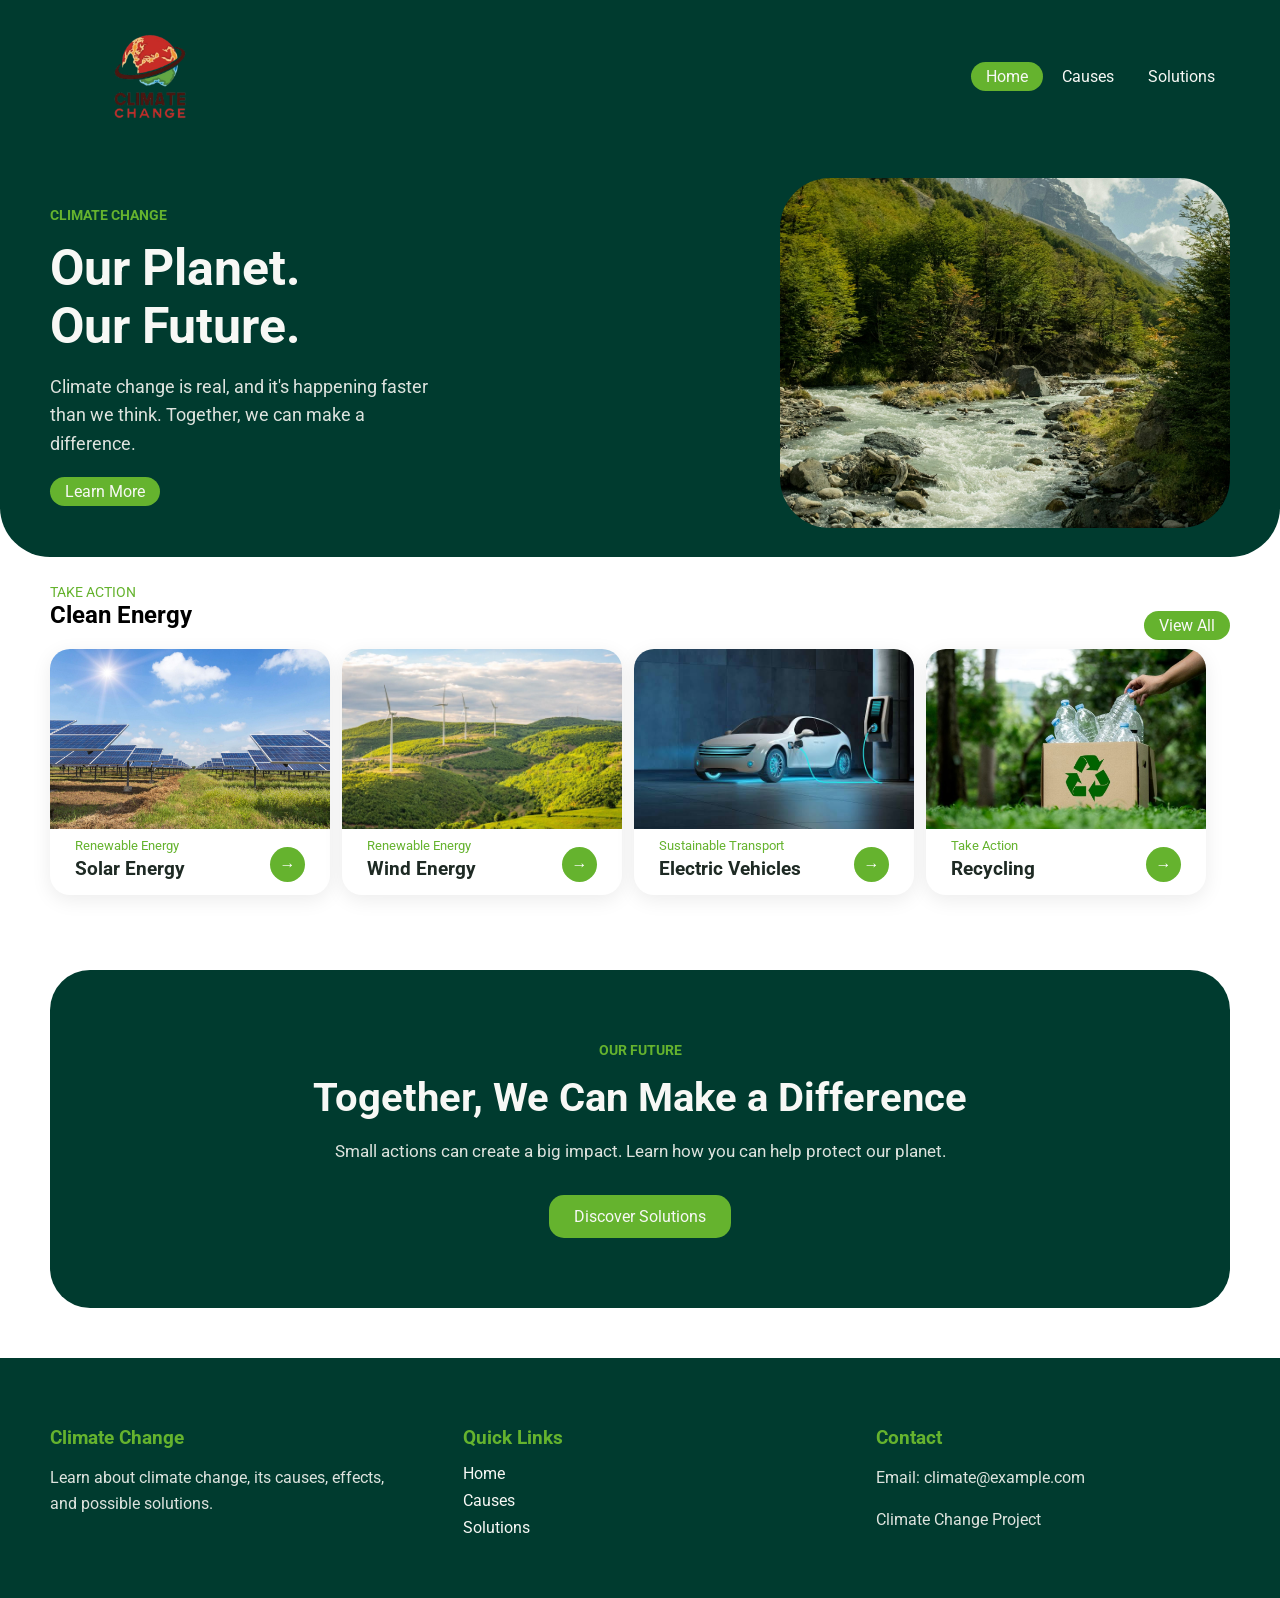
<file: index.html>
<!DOCTYPE html>
<html lang="en">

<head>
    <meta charset="UTF-8">
    <meta name="viewport" content="width=device-width, initial-scale=1.0">

    <link rel="preconnect" href="https://fonts.googleapis.com">
    <link rel="preconnect" href="https://fonts.gstatic.com" crossorigin>

    <link
        href="https://fonts.googleapis.com/css2?family=Roboto:wght@300;400;700;900&display=swap"
        rel="stylesheet"
    >

    <link rel="stylesheet" href="style.css">
<script src="script.js"></script>

    <title>Climate Change</title>
</head>

<body>

    <!-- HEADER -->
    <header class="header">

        <img
            class="logo"
            src="images/logo.png"
            alt="Climate Change Logo"
        >

        <nav class="header-links">
            <a href="index.html" >Home</a>
            <a href="causes.html">Causes</a>
            <a href="solutions.html">Solutions</a>
        </nav>

    </header>


    <!-- HERO -->
    <section class="landing-page">

        <div class="landing-page-left-section">

            <span>CLIMATE CHANGE</span>

            <h1>
                Our Planet.<br>
                Our Future.
            </h1>

            <p>
                Climate change is real, and it's happening faster
                than we think. Together, we can make a difference.
            </p>

            <a href="solutions.html" class="btn">
                Learn More
            </a>

        </div>


        <div class="landing-page-image-container">

            <img
                src="images/hero.jpg"
                alt="Natural landscape representing our planet"
            >

        </div>

    </section>


    <!-- CLEAN ENERGY -->
    <section class="trending-container">

        <span>TAKE ACTION</span>

        <div class="trending-header">

            <h2>Clean Energy</h2>

            <a href="solutions.html" class="btn">
                View All
            </a>

        </div>


        <div class="trending-cards">

            <!-- CARD 1 -->
            <div class="card">

                <img
                    class="thumb"
                    src="images/solar-panels.jpg"
                    alt="Solar panels"
                >

                <div class="card-info">

                    <div class="card-name">
                        <p>Renewable Energy</p>
                        <h3>Solar Energy</h3>
                    </div>

                    <a href="solutions.html" class="card-button">
                        →
                    </a>

                </div>

            </div>


            <!-- CARD 2 -->
            <div class="card">

                <img
                    class="thumb"
                    src="images/wind-energy.jpg"
                    alt="Wind turbines"
                >

                <div class="card-info">

                    <div class="card-name">
                        <p>Renewable Energy</p>
                        <h3>Wind Energy</h3>
                    </div>

                    <a href="solutions.html" class="card-button">
                        →
                    </a>

                </div>

            </div>


            <!-- CARD 3 -->
            <div class="card">

                <img
                    class="thumb"
                    src="images/electric-car.jpg"
                    alt="Electric car"
                >

                <div class="card-info">

                    <div class="card-name">
                        <p>Sustainable Transport</p>
                        <h3>Electric Vehicles</h3>
                    </div>

                    <a href="solutions.html" class="card-button">
                        →
                    </a>

                </div>

            </div>


            <!-- CARD 4 -->
            <div class="card">

                <img
                    class="thumb"
                    src="images/recycling.jpg"
                    alt="Recycling"
                >

                <div class="card-info">

                    <div class="card-name">
                        <p>Take Action</p>
                        <h3>Recycling</h3>
                    </div>

                    <a href="solutions.html" class="card-button">
                        →
                    </a>

                </div>

            </div>

        </div>

    </section>


    <!-- CTA -->
    <section class="cta">

        <div class="cta-content">

            <span>OUR FUTURE</span>

            <h2>
                Together, We Can Make a Difference
            </h2>

            <p>
                Small actions can create a big impact.
                Learn how you can help protect our planet.
            </p>

            <a href="solutions.html" class="btn">
                Discover Solutions
            </a>

        </div>

    </section>


    <!-- FOOTER -->
    <footer class="footer">

        <div class="footer-section">

            <h3>Climate Change</h3>

            <p>
                Learn about climate change, its causes,
                effects, and possible solutions.
            </p>

        </div>


        <div class="footer-section">

            <h3>Quick Links</h3>

            <a href="index.html">Home</a>
            <a href="causes.html">Causes</a>
            <a href="solutions.html">Solutions</a>

        </div>


        <div class="footer-section">

            <h3>Contact</h3>

            <p>Email: climate@example.com</p>
            <p>Climate Change Project</p>

        </div>

    </footer>

</body>

</html>
</file>
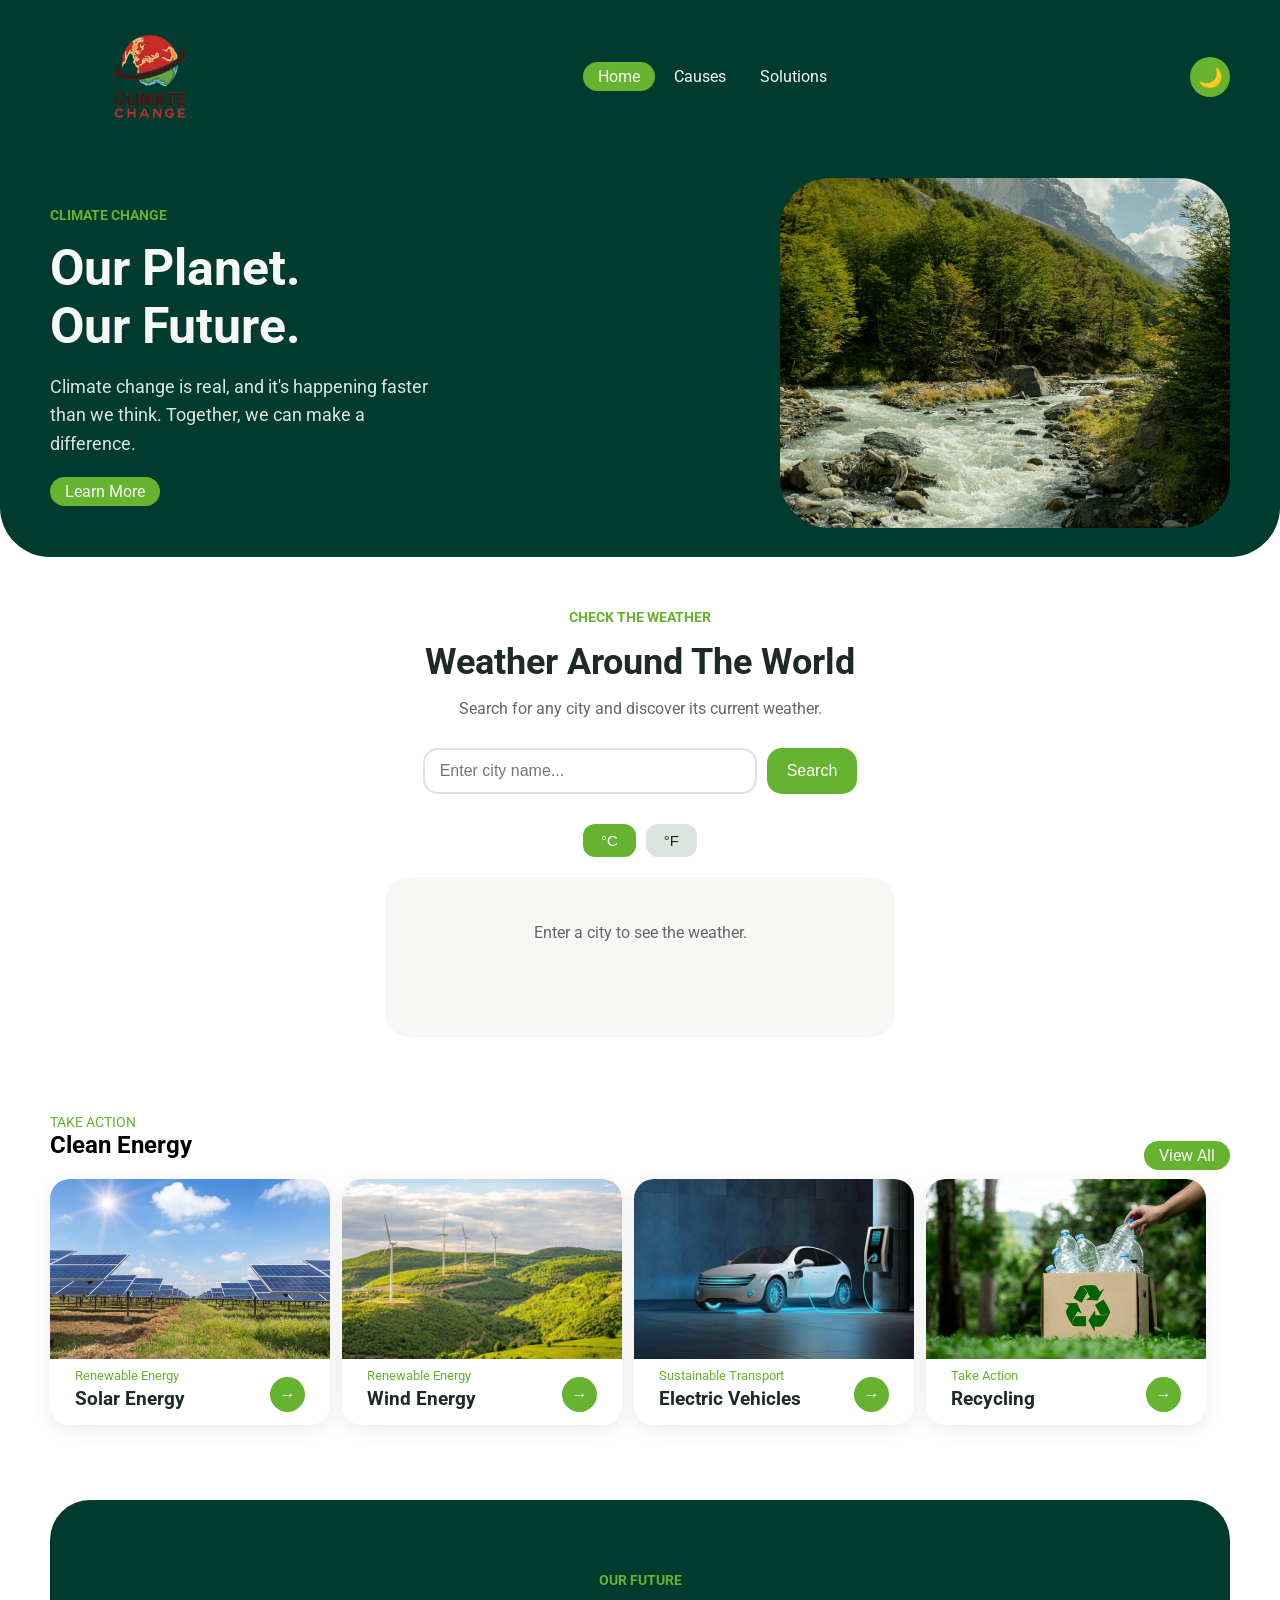
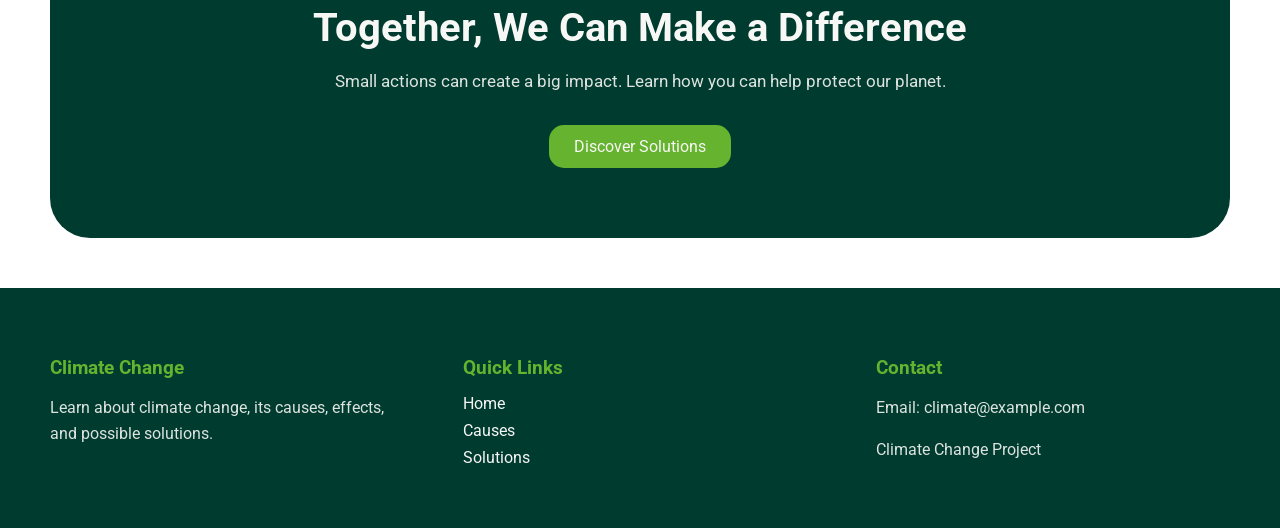
<file: Climate change/html-main/index.html>
<!DOCTYPE html>
<html lang="en">

<head>
    <meta charset="UTF-8">
    <meta name="viewport" content="width=device-width, initial-scale=1.0">

    <link rel="preconnect" href="https://fonts.googleapis.com">
    <link rel="preconnect" href="https://fonts.gstatic.com" crossorigin>

    <link
        href="https://fonts.googleapis.com/css2?family=Roboto:wght@300;400;700;900&display=swap"
        rel="stylesheet"
    >

    <link rel="stylesheet" href="style.css">
<script src="script.js" defer></script>

    <title>Climate Change</title>
</head>

<body>

    <!-- HEADER -->
    <header class="header">

        <img
            class="logo"
            src="images/logo.png"
            alt="Climate Change Logo"
        >

        <nav class="header-links">
            <a href="index.html" >Home</a>
            <a href="causes.html">Causes</a>
            <a href="solutions.html">Solutions</a>
        </nav>

         <button id="themeButton" class="theme-button">
        🌙
    </button>

    </header>


    <!-- HERO -->
    <section class="landing-page">

        <div class="landing-page-left-section">

            <span>CLIMATE CHANGE</span>

            <h1>
                Our Planet.<br>
                Our Future.
            </h1>

            <p>
                Climate change is real, and it's happening faster
                than we think. Together, we can make a difference.
            </p>

            <a href="solutions.html" class="btn">
                Learn More
            </a>

        </div>


        <div class="landing-page-image-container">

            <img
                src="images/hero.jpg"
                alt="Natural landscape representing our planet"
            >

        </div>

    </section>

<!-- WEATHER -->

<section class="weather-section">

    <span>CHECK THE WEATHER</span>

    <h2>Weather Around The World</h2>

    <p>
        Search for any city and discover its current weather.
    </p>

    <div class="weather-search">

        <input
            type="text"
            id="cityInput"
            placeholder="Enter city name..."
        >

        <button type="button" id="searchButton">
            Search
        </button>

    </div>

    <div class="temperature-buttons">

        <button id="celsiusButton" class="unit-button active-unit">
            °C
        </button>

        <button id="fahrenheitButton" class="unit-button">
            °F
        </button>

    </div>

    <div id="weatherResult" class="weather-result">

        <p class="weather-message">
            Enter a city to see the weather.
        </p>

    </div>

</section>

    <!-- CLEAN ENERGY -->
    <section class="trending-container">

        <span>TAKE ACTION</span>

        <div class="trending-header">

            <h2>Clean Energy</h2>

            <a href="solutions.html" class="btn">
                View All
            </a>

        </div>


        <div class="trending-cards">

            <!-- CARD 1 -->
            <div class="card">

                <img
                    class="thumb"
                    src="images/solar-panels.jpg"
                    alt="Solar panels"
                >

                <div class="card-info">

                    <div class="card-name">
                        <p>Renewable Energy</p>
                        <h3>Solar Energy</h3>
                    </div>

                    <a href="solutions.html" class="card-button">
                        →
                    </a>

                </div>

            </div>


            <!-- CARD 2 -->
            <div class="card">

                <img
                    class="thumb"
                    src="images/wind-energy.jpg"
                    alt="Wind turbines"
                >

                <div class="card-info">

                    <div class="card-name">
                        <p>Renewable Energy</p>
                        <h3>Wind Energy</h3>
                    </div>

                    <a href="solutions.html" class="card-button">
                        →
                    </a>

                </div>

            </div>


            <!-- CARD 3 -->
            <div class="card">

                <img
                    class="thumb"
                    src="images/electric-car.jpg"
                    alt="Electric car"
                >

                <div class="card-info">

                    <div class="card-name">
                        <p>Sustainable Transport</p>
                        <h3>Electric Vehicles</h3>
                    </div>

                    <a href="solutions.html" class="card-button">
                        →
                    </a>

                </div>

            </div>


            <!-- CARD 4 -->
            <div class="card">

                <img
                    class="thumb"
                    src="images/recycling.jpg"
                    alt="Recycling"
                >

                <div class="card-info">

                    <div class="card-name">
                        <p>Take Action</p>
                        <h3>Recycling</h3>
                    </div>

                    <a href="solutions.html" class="card-button">
                        →
                    </a>

                </div>

            </div>

        </div>

    </section>


    <!-- CTA -->
    <section class="cta">

        <div class="cta-content">

            <span>OUR FUTURE</span>

            <h2>
                Together, We Can Make a Difference
            </h2>

            <p>
                Small actions can create a big impact.
                Learn how you can help protect our planet.
            </p>

            <a href="solutions.html" class="btn">
                Discover Solutions
            </a>

        </div>

    </section>


    <!-- FOOTER -->
    <footer class="footer">

        <div class="footer-section">

            <h3>Climate Change</h3>

            <p>
                Learn about climate change, its causes,
                effects, and possible solutions.
            </p>

        </div>


        <div class="footer-section">

            <h3>Quick Links</h3>

            <a href="index.html">Home</a>
            <a href="causes.html">Causes</a>
            <a href="solutions.html">Solutions</a>

        </div>


        <div class="footer-section">

            <h3>Contact</h3>

            <p>Email: climate@example.com</p>
            <p>Climate Change Project</p>

        </div>

    </footer>

</body>

</html>
</file>
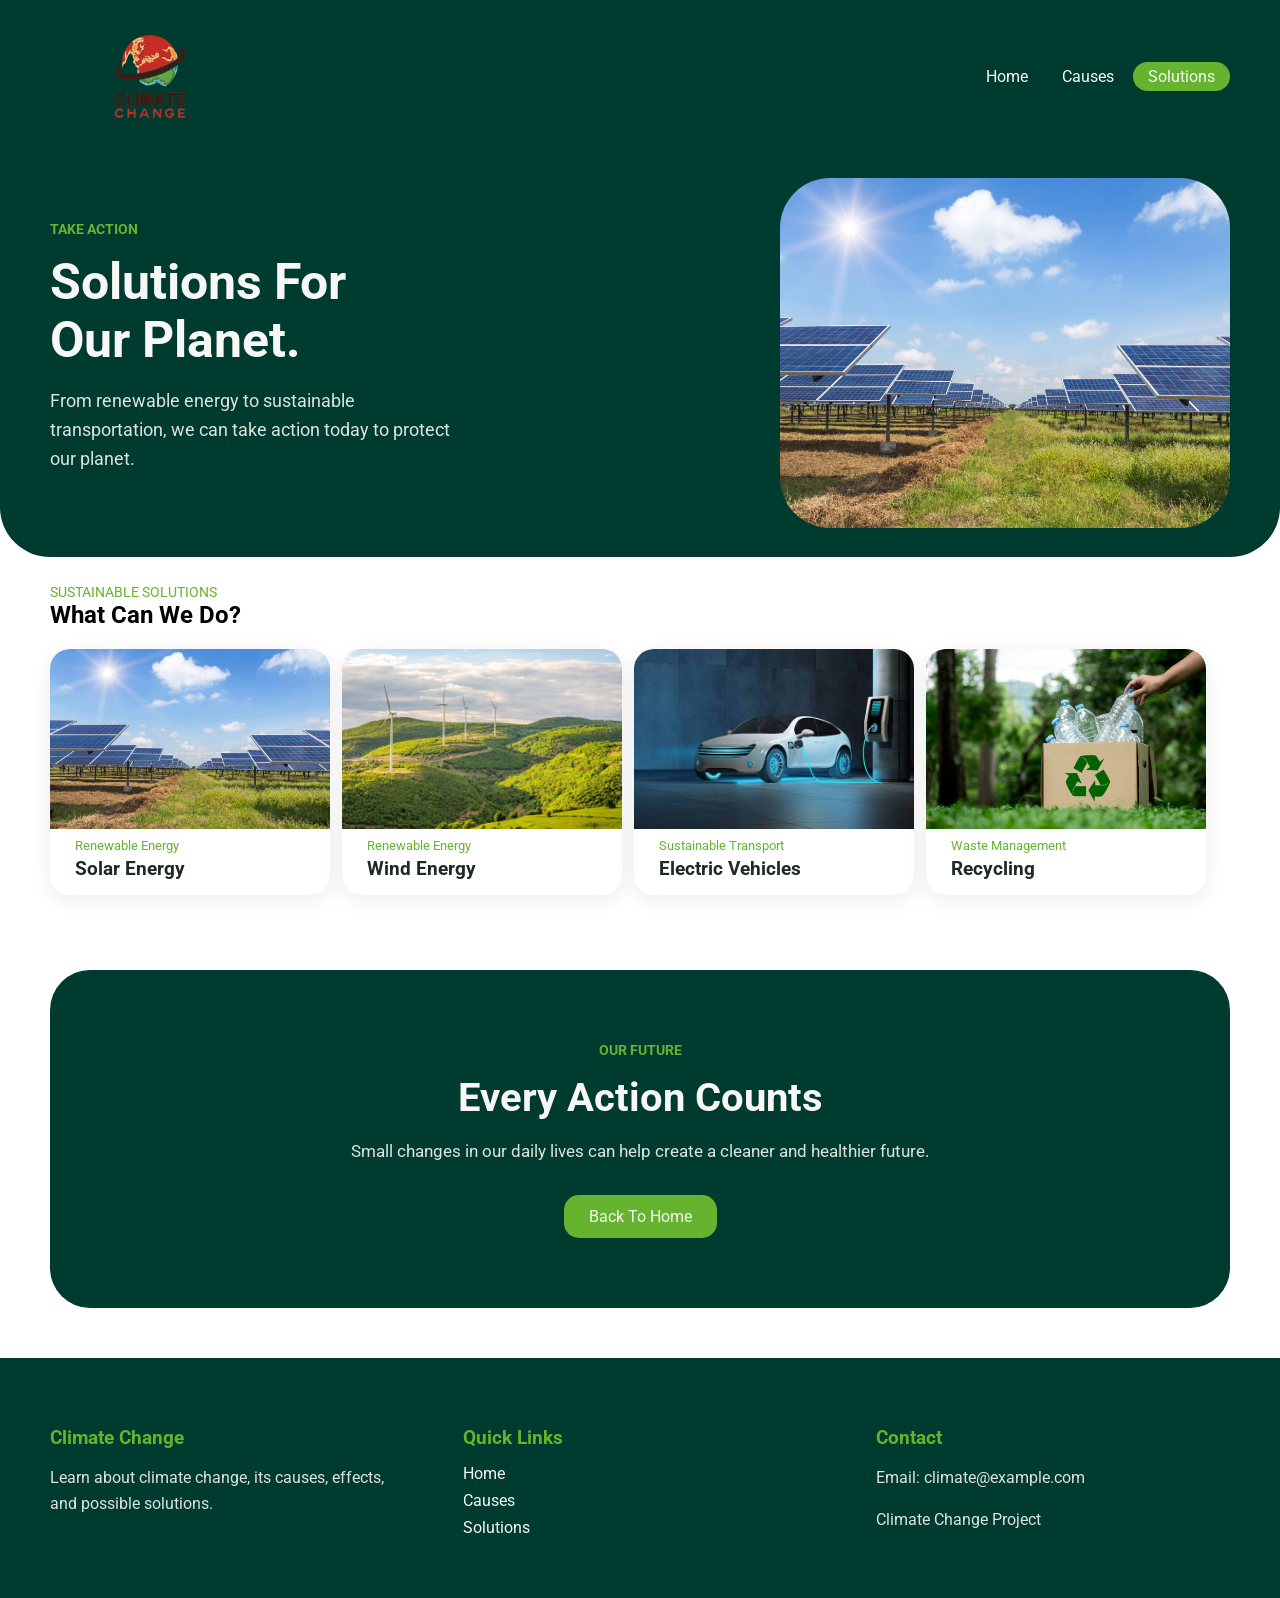
<file: solutions.html>
<!DOCTYPE html>
<html lang="en">

<head>
    <meta charset="UTF-8">
    <meta name="viewport" content="width=device-width, initial-scale=1.0">

    <link rel="preconnect" href="https://fonts.googleapis.com">
    <link rel="preconnect" href="https://fonts.gstatic.com" crossorigin>

    <link
        href="https://fonts.googleapis.com/css2?family=Roboto:wght@300;400;700;900&display=swap"
        rel="stylesheet"
    >

    <link rel="stylesheet" href="style.css">
<script src="script.js"></script>

    <title>Solutions - Climate Change</title>
</head>

<body>

    <!-- HEADER -->

    <header class="header">

        <img
            class="logo"
            src="images/logo.png"
            alt="Climate Change Logo"
        >

        <nav class="header-links">
            <a href="index.html">Home</a>
            <a href="causes.html">Causes</a>
            <a href="solutions.html" >Solutions</a>
        </nav>

    </header>


    <!-- HERO -->

    <section class="landing-page">

        <div class="landing-page-left-section">

            <span>TAKE ACTION</span>

            <h1>
                Solutions For<br>
                Our Planet.
            </h1>

            <p>
                From renewable energy to sustainable
                transportation, we can take action today
                to protect our planet.
            </p>

        </div>


        <div class="landing-page-image-container">

            <img
                src="images/solar-panels.jpg"
                alt="Solar panels"
            >

        </div>

    </section>


    <!-- SOLUTIONS -->

    <section class="trending-container">

        <span>SUSTAINABLE SOLUTIONS</span>

        <div class="trending-header">

            <h2>What Can We Do?</h2>

        </div>


        <div class="trending-cards">

            <!-- CARD 1 -->

            <div class="card">

                <img
                    class="thumb"
                    src="images/solar-panels.jpg"
                    alt="Solar energy"
                >

                <div class="card-info">

                    <div class="card-name">
                        <p>Renewable Energy</p>
                        <h3>Solar Energy</h3>
                    </div>

                </div>

            </div>


            <!-- CARD 2 -->

            <div class="card">

                <img
                    class="thumb"
                    src="images/wind-energy.jpg"
                    alt="Wind energy"
                >

                <div class="card-info">

                    <div class="card-name">
                        <p>Renewable Energy</p>
                        <h3>Wind Energy</h3>
                    </div>

                </div>

            </div>


            <!-- CARD 3 -->

            <div class="card">

                <img
                    class="thumb"
                    src="images/electric-car.jpg"
                    alt="Electric vehicle"
                >

                <div class="card-info">

                    <div class="card-name">
                        <p>Sustainable Transport</p>
                        <h3>Electric Vehicles</h3>
                    </div>

                </div>

            </div>


            <!-- CARD 4 -->

            <div class="card">

                <img
                    class="thumb"
                    src="images/recycling.jpg"
                    alt="Recycling"
                >

                <div class="card-info">

                    <div class="card-name">
                        <p>Waste Management</p>
                        <h3>Recycling</h3>
                    </div>

                </div>

            </div>

        </div>

    </section>


    <!-- CTA -->

    <section class="cta">

        <div class="cta-content">

            <span>OUR FUTURE</span>

            <h2>
                Every Action Counts
            </h2>

            <p>
                Small changes in our daily lives can help
                create a cleaner and healthier future.
            </p>

            <a href="index.html" class="btn">
                Back To Home
            </a>

        </div>

    </section>


    <!-- FOOTER -->

    <footer class="footer">

        <div class="footer-section">

            <h3>Climate Change</h3>

            <p>
                Learn about climate change, its causes,
                effects, and possible solutions.
            </p>

        </div>


        <div class="footer-section">

            <h3>Quick Links</h3>

            <a href="index.html">Home</a>
            <a href="causes.html">Causes</a>
            <a href="solutions.html">Solutions</a>

        </div>


        <div class="footer-section">

            <h3>Contact</h3>

            <p>Email: climate@example.com</p>
            <p>Climate Change Project</p>

        </div>

    </footer>

</body>

</html>
</file>
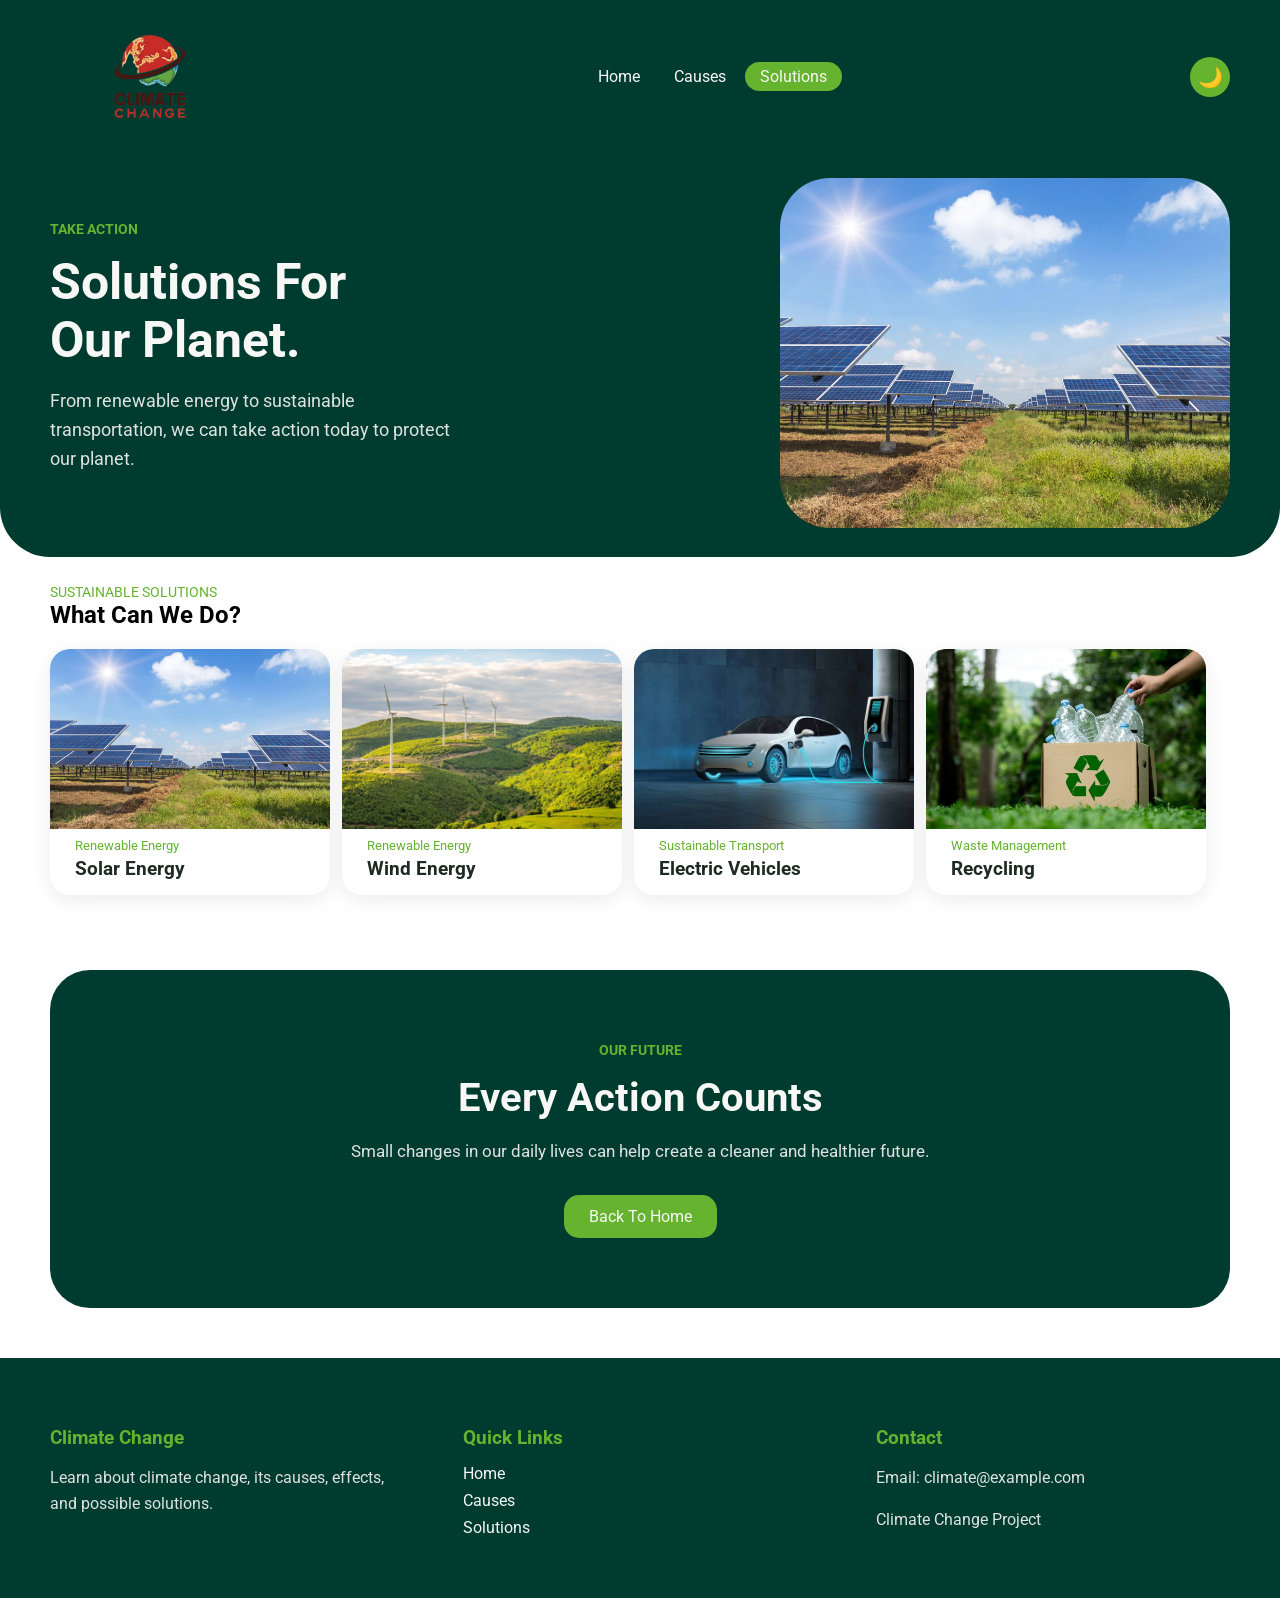
<file: Climate change/html-main/solutions.html>
<!DOCTYPE html>
<html lang="en">

<head>
    <meta charset="UTF-8">
    <meta name="viewport" content="width=device-width, initial-scale=1.0">

    <link rel="preconnect" href="https://fonts.googleapis.com">
    <link rel="preconnect" href="https://fonts.gstatic.com" crossorigin>

    <link
        href="https://fonts.googleapis.com/css2?family=Roboto:wght@300;400;700;900&display=swap"
        rel="stylesheet"
    >

    <link rel="stylesheet" href="style.css">
<script src="script.js"></script>

    <title>Solutions - Climate Change</title>
</head>

<body>

    <!-- HEADER -->

    <header class="header">

        <img
            class="logo"
            src="images/logo.png"
            alt="Climate Change Logo"
        >

        <nav class="header-links">
            <a href="index.html">Home</a>
            <a href="causes.html">Causes</a>
            <a href="solutions.html" >Solutions</a>
        </nav>

        <button id="themeButton" class="theme-button">
        🌙
    </button>
    
    </header>


    <!-- HERO -->

    <section class="landing-page">

        <div class="landing-page-left-section">

            <span>TAKE ACTION</span>

            <h1>
                Solutions For<br>
                Our Planet.
            </h1>

            <p>
                From renewable energy to sustainable
                transportation, we can take action today
                to protect our planet.
            </p>

        </div>


        <div class="landing-page-image-container">

            <img
                src="images/solar-panels.jpg"
                alt="Solar panels"
            >

        </div>

    </section>


    <!-- SOLUTIONS -->

    <section class="trending-container">

        <span>SUSTAINABLE SOLUTIONS</span>

        <div class="trending-header">

            <h2>What Can We Do?</h2>

        </div>


        <div class="trending-cards">

            <!-- CARD 1 -->

            <div class="card">

                <img
                    class="thumb"
                    src="images/solar-panels.jpg"
                    alt="Solar energy"
                >

                <div class="card-info">

                    <div class="card-name">
                        <p>Renewable Energy</p>
                        <h3>Solar Energy</h3>
                    </div>

                </div>

            </div>


            <!-- CARD 2 -->

            <div class="card">

                <img
                    class="thumb"
                    src="images/wind-energy.jpg"
                    alt="Wind energy"
                >

                <div class="card-info">

                    <div class="card-name">
                        <p>Renewable Energy</p>
                        <h3>Wind Energy</h3>
                    </div>

                </div>

            </div>


            <!-- CARD 3 -->

            <div class="card">

                <img
                    class="thumb"
                    src="images/electric-car.jpg"
                    alt="Electric vehicle"
                >

                <div class="card-info">

                    <div class="card-name">
                        <p>Sustainable Transport</p>
                        <h3>Electric Vehicles</h3>
                    </div>

                </div>

            </div>


            <!-- CARD 4 -->

            <div class="card">

                <img
                    class="thumb"
                    src="images/recycling.jpg"
                    alt="Recycling"
                >

                <div class="card-info">

                    <div class="card-name">
                        <p>Waste Management</p>
                        <h3>Recycling</h3>
                    </div>

                </div>

            </div>

        </div>

    </section>


    <!-- CTA -->

    <section class="cta">

        <div class="cta-content">

            <span>OUR FUTURE</span>

            <h2>
                Every Action Counts
            </h2>

            <p>
                Small changes in our daily lives can help
                create a cleaner and healthier future.
            </p>

            <a href="index.html" class="btn">
                Back To Home
            </a>

        </div>

    </section>


    <!-- FOOTER -->

    <footer class="footer">

        <div class="footer-section">

            <h3>Climate Change</h3>

            <p>
                Learn about climate change, its causes,
                effects, and possible solutions.
            </p>

        </div>


        <div class="footer-section">

            <h3>Quick Links</h3>

            <a href="index.html">Home</a>
            <a href="causes.html">Causes</a>
            <a href="solutions.html">Solutions</a>

        </div>


        <div class="footer-section">

            <h3>Contact</h3>

            <p>Email: climate@example.com</p>
            <p>Climate Change Project</p>

        </div>

    </footer>

</body>

</html>
</file>
<file: style.css>
body {
  margin: 0;
  font-family: "Roboto", sans-serif;
}


/* =========================
   HEADER
========================= */

.header {
  background-color: #003B2F;
  display: flex;
  justify-content: space-between;
  align-items: center;
  padding: 10px 50px;
}

.logo {
  width: 200px;
}

.header-links a {
  color: #F7F8F5;
  padding: 5px 15px;
  text-decoration: none;
  border-radius: 15px;
}

.header-links a:hover {
  background-color: #65B32E;
}

.header-links a.active {
  background-color: #65B32E;
}


/* =========================
   BUTTON
========================= */

.btn {
  background-color: #65B32E;
  border-radius: 15px;
  padding: 5px 15px;
  color: #F7F8F5;
  border: none;
  text-decoration: none;
  display: inline-block;
}

.btn:hover {
  background-color: #4F9225;
}


/* =========================
   HERO
========================= */

.landing-page {
  background-color: #003B2F;
  display: flex;
  justify-content: space-between;
  align-items: center;
  padding: 25px 50px;
  color: #F7F8F5;
  border-radius: 0 0 50px 50px;
}

.landing-page-left-section {
  width: 400px;
}

.landing-page-left-section span {
  color: #65B32E;
  text-transform: uppercase;
  font-size: 14px;
  font-weight: 700;
}

.landing-page-left-section h1 {
  font-size: 50px;
  margin: 15px 0;
}

.landing-page-left-section p {
  font-size: 18px;
  line-height: 1.6;
  color: #DDE3DE;
}

.landing-page-image-container img {
  width: 450px;
  height: 350px;
  object-fit: cover;
  border-radius: 50px;
}


/* =========================
   CLEAN ENERGY
========================= */

.trending-container {
  padding: 25px 50px;
}

.trending-container > span {
  color: #65B32E;
  text-transform: uppercase;
  font-size: 14px;
}

.trending-header {
  display: flex;
  justify-content: space-between;
  align-items: center;
}

.trending-header h2 {
  margin-top: 0;
}

.trending-cards {
  display: flex;
  gap: 12px;
}

.card {
  width: 280px;
  background-color: #FFFFFF;
  border-radius: 20px;
  overflow: hidden;
  box-shadow: 0 5px 20px rgba(0, 0, 0, 0.08);
}

.card .thumb {
  width: 100%;
  height: 180px;
  object-fit: cover;
}

.card-info {
  display: flex;
  justify-content: space-between;
  align-items: center;
  padding: 5px 25px;
}

.card-name p {
  color: #65B32E;
  font-size: 13px;
  margin: 0;
}

.card-name h3 {
  margin: 5px 0 10px;
  color: #1E2A24;
}

.card-button {
  text-decoration: none;
  background-color: #65B32E;
  color: white;
  width: 35px;
  height: 35px;
  border-radius: 50%;
  display: flex;
  justify-content: center;
  align-items: center;
}


/* =========================
   CTA
========================= */

.cta {
  margin: 50px;
  padding: 70px 30px;
  background-color: #003B2F;
  border-radius: 40px;
  text-align: center;
  color: #F7F8F5;
}

.cta-content {
  max-width: 700px;
  margin: auto;
}

.cta-content span {
  color: #65B32E;
  font-size: 14px;
  font-weight: 700;
  text-transform: uppercase;
}

.cta-content h2 {
  font-size: 40px;
  margin: 15px 0;
}

.cta-content p {
  color: #DDE3DE;
  font-size: 17px;
  line-height: 1.6;
  margin-bottom: 30px;
}

.cta .btn {
  padding: 12px 25px;
}


/* =========================
   FOOTER
========================= */

.footer {
  background-color: #003B2F;
  color: #F7F8F5;
  padding: 50px;
  display: flex;
  justify-content: space-between;
  gap: 50px;
  margin-top: 50px;
}

.footer-section {
  width: 30%;
}

.footer-section h3 {
  margin-bottom: 15px;
  color: #65B32E;
}

.footer-section p {
  color: #DDE3DE;
  line-height: 1.6;
}

.footer-section a {
  display: block;
  color: #F7F8F5;
  text-decoration: none;
  margin: 8px 0;
}

.footer-section a:hover {
  color: #65B32E;
}


/* =========================
   MOBILE
========================= */

@media (max-width: 768px) {

  /* HEADER */

  .header {
    padding: 10px 20px;
    flex-direction: column;
    gap: 15px;
  }

  .logo {
    width: 150px;
  }

.header-links {
    display: none;
}


  /* HERO */

  .landing-page {
    flex-direction: column;
    padding: 40px 20px;
    text-align: center;
    gap: 30px;
  }

  .landing-page-left-section {
    width: 100%;
  }

  .landing-page-left-section h1 {
    font-size: 40px;
  }

  .landing-page-image-container img {
    width: 100%;
    max-width: 450px;
  }


  /* CLEAN ENERGY */

  .trending-container {
    padding: 25px 20px;
  }

  .trending-cards {
    flex-wrap: wrap;
    justify-content: center;
  }

  .card {
    width: 100%;
    max-width: 350px;
  }


  /* CTA */

  .cta {
    margin: 30px 20px;
    padding: 50px 20px;
  }

  .cta-content h2 {
    font-size: 30px;
  }


  /* FOOTER */

  .footer {
    flex-direction: column;
    padding: 40px 20px;
    gap: 30px;
  }

  .footer-section {
    width: 100%;
  }

}
/* =========================
   MOBILE MENU BUTTON
========================= */

.menu-button {
  display: none;
  background-color: #65B32E;
  color: #F7F8F5;
  border: none;
  border-radius: 10px;
  font-size: 24px;
  padding: 5px 12px;
  cursor: pointer;
}


/* =========================
   BACK TO TOP
========================= */

.back-to-top {
  position: fixed;
  right: 25px;
  bottom: 25px;

  width: 45px;
  height: 45px;

  border: none;
  border-radius: 50%;

  background-color: #65B32E;
  color: #FFFFFF;

  font-size: 22px;
  cursor: pointer;

  display: none;

  z-index: 1000;
}

.back-to-top.show {
  display: block;
}

.back-to-top:hover {
  background-color: #4F9225;
}


/* =========================
   MOBILE
========================= */

@media (max-width: 768px) {

  .header {
    position: relative;
  }

  .menu-button {
    display: block;
  }

  .header-links {
    display: none;
    width: 100%;
    flex-direction: column;
    align-items: center;
    gap: 5px;
  }

  .header-links.show {
    display: flex;
  }

}
</file>
<file: Climate change/html-main/style.css>
body {
  margin: 0;
  font-family: "Roboto", sans-serif;
}


/* =========================
   HEADER
========================= */

.header {
  background-color: #003B2F;
  display: flex;
  justify-content: space-between;
  align-items: center;
  padding: 10px 50px;
}

.logo {
  width: 200px;
}

.header-links a {
  color: #F7F8F5;
  padding: 5px 15px;
  text-decoration: none;
  border-radius: 15px;
}

.header-links a:hover {
  background-color: #65B32E;
}

.header-links a.active {
  background-color: #65B32E;
}


/* =========================
   BUTTON
========================= */

.btn {
  background-color: #65B32E;
  border-radius: 15px;
  padding: 5px 15px;
  color: #F7F8F5;
  border: none;
  text-decoration: none;
  display: inline-block;
}

.btn:hover {
  background-color: #4F9225;
}


/* =========================
   HERO
========================= */

.landing-page {
  background-color: #003B2F;
  display: flex;
  justify-content: space-between;
  align-items: center;
  padding: 25px 50px;
  color: #F7F8F5;
  border-radius: 0 0 50px 50px;
}

.landing-page-left-section {
  width: 400px;
}

.landing-page-left-section span {
  color: #65B32E;
  text-transform: uppercase;
  font-size: 14px;
  font-weight: 700;
}

.landing-page-left-section h1 {
  font-size: 50px;
  margin: 15px 0;
}

.landing-page-left-section p {
  font-size: 18px;
  line-height: 1.6;
  color: #DDE3DE;
}

.landing-page-image-container img {
  width: 450px;
  height: 350px;
  object-fit: cover;
  border-radius: 50px;
}


/* =========================
   CLEAN ENERGY
========================= */

.trending-container {
  padding: 25px 50px;
}

.trending-container > span {
  color: #65B32E;
  text-transform: uppercase;
  font-size: 14px;
}

.trending-header {
  display: flex;
  justify-content: space-between;
  align-items: center;
}

.trending-header h2 {
  margin-top: 0;
}

.trending-cards {
  display: flex;
  gap: 12px;
}

.card {
  width: 280px;
  background-color: #FFFFFF;
  border-radius: 20px;
  overflow: hidden;
  box-shadow: 0 5px 20px rgba(0, 0, 0, 0.08);
}

.card .thumb {
  width: 100%;
  height: 180px;
  object-fit: cover;
}

.card-info {
  display: flex;
  justify-content: space-between;
  align-items: center;
  padding: 5px 25px;
}

.card-name p {
  color: #65B32E;
  font-size: 13px;
  margin: 0;
}

.card-name h3 {
  margin: 5px 0 10px;
  color: #1E2A24;
}

.card-button {
  text-decoration: none;
  background-color: #65B32E;
  color: white;
  width: 35px;
  height: 35px;
  border-radius: 50%;
  display: flex;
  justify-content: center;
  align-items: center;
}


/* =========================
   CTA
========================= */

.cta {
  margin: 50px;
  padding: 70px 30px;
  background-color: #003B2F;
  border-radius: 40px;
  text-align: center;
  color: #F7F8F5;
}

.cta-content {
  max-width: 700px;
  margin: auto;
}

.cta-content span {
  color: #65B32E;
  font-size: 14px;
  font-weight: 700;
  text-transform: uppercase;
}

.cta-content h2 {
  font-size: 40px;
  margin: 15px 0;
}

.cta-content p {
  color: #DDE3DE;
  font-size: 17px;
  line-height: 1.6;
  margin-bottom: 30px;
}

.cta .btn {
  padding: 12px 25px;
}


/* =========================
   FOOTER
========================= */

.footer {
  background-color: #003B2F;
  color: #F7F8F5;
  padding: 50px;
  display: flex;
  justify-content: space-between;
  gap: 50px;
  margin-top: 50px;
}

.footer-section {
  width: 30%;
}

.footer-section h3 {
  margin-bottom: 15px;
  color: #65B32E;
}

.footer-section p {
  color: #DDE3DE;
  line-height: 1.6;
}

.footer-section a {
  display: block;
  color: #F7F8F5;
  text-decoration: none;
  margin: 8px 0;
}

.footer-section a:hover {
  color: #65B32E;
}

/* =========================
   WEATHER
========================= */

.weather-section {
  padding: 50px;
  text-align: center;
}

.weather-section > span {
  color: #65B32E;
  font-size: 14px;
  font-weight: 700;
  text-transform: uppercase;
}

.weather-section h2 {
  color: #1E2A24;
  font-size: 36px;
  margin: 15px 0 10px;
}

.weather-section > p {
  color: #666;
  margin-bottom: 30px;
}

.weather-search {
  display: flex;
  justify-content: center;
  gap: 10px;
  margin-bottom: 30px;
}

.weather-search input {
  width: 300px;
  padding: 12px 15px;
  border: 2px solid #DDE3DE;
  border-radius: 15px;
  font-size: 16px;
  outline: none;
}

.weather-search input:focus {
  border-color: #65B32E;
}

.weather-search button {
  background-color: #65B32E;
  color: white;
  border: none;
  border-radius: 15px;
  padding: 12px 20px;
  font-size: 16px;
  cursor: pointer;
}

.weather-search button:hover {
  background-color: #4F9225;
}

.weather-result {
  max-width: 450px;
  margin: auto;
  background-color: #F7F8F5;
  border-radius: 25px;
  padding: 30px;
  min-height: 100px;
}

.weather-message {
  color: #666;
}

.weather-city {
  color: #003B2F;
  font-size: 28px;
  margin: 0 0 10px;
}

.weather-temperature {
  color: #65B32E;
  font-size: 45px;
  font-weight: 700;
  margin: 10px 0;
}

.weather-description {
  color: #555;
  font-size: 18px;
  text-transform: capitalize;
}

.weather-details {
  display: flex;
  justify-content: space-around;
  margin-top: 25px;
  color: #1E2A24;
}

.weather-error {
  color: #D32F2F;
  font-weight: 700;
}

/* =========================
   MOBILE
========================= */

@media (max-width: 768px) {

  /* HEADER */

  .header {
    padding: 10px 20px;
    flex-direction: column;
    gap: 15px;
  }

  .logo {
    width: 150px;
  }

.header-links {
    display: none;
}
.weather-section {
  padding: 40px 20px;
}

.weather-section h2 {
  font-size: 30px;
}

.weather-search {
  flex-direction: column;
  align-items: center;
}

.weather-search input {
  width: 100%;
  max-width: 350px;
  box-sizing: border-box;
}

.weather-search button {
  width: 150px;
}

.weather-result {
  width: 100%;
  box-sizing: border-box;
}

.weather-details {
  flex-direction: column;
  gap: 15px;
}


  /* HERO */

  .landing-page {
    flex-direction: column;
    padding: 40px 20px;
    text-align: center;
    gap: 30px;
  }

  .landing-page-left-section {
    width: 100%;
  }

  .landing-page-left-section h1 {
    font-size: 40px;
  }

  .landing-page-image-container img {
    width: 100%;
    max-width: 450px;
  }


  /* CLEAN ENERGY */

  .trending-container {
    padding: 25px 20px;
  }

  .trending-cards {
    flex-wrap: wrap;
    justify-content: center;
  }

  .card {
    width: 100%;
    max-width: 350px;
  }


  /* CTA */

  .cta {
    margin: 30px 20px;
    padding: 50px 20px;
  }

  .cta-content h2 {
    font-size: 30px;
  }


  /* FOOTER */

  .footer {
    flex-direction: column;
    padding: 40px 20px;
    gap: 30px;
  }

  .footer-section {
    width: 100%;
  }

}
/* =========================
   MOBILE MENU BUTTON
========================= */

.menu-button {
  display: none;
  background-color: #65B32E;
  color: #F7F8F5;
  border: none;
  border-radius: 10px;
  font-size: 24px;
  padding: 5px 12px;
  cursor: pointer;
}


/* =========================
   BACK TO TOP
========================= */

.back-to-top {
  position: fixed;
  right: 25px;
  bottom: 25px;

  width: 45px;
  height: 45px;

  border: none;
  border-radius: 50%;

  background-color: #65B32E;
  color: #FFFFFF;

  font-size: 22px;
  cursor: pointer;

  display: none;

  z-index: 1000;
}

.back-to-top.show {
  display: block;
}

.back-to-top:hover {
  background-color: #4F9225;
}


/* =========================
   MOBILE
========================= */

@media (max-width: 768px) {

  .header {
    position: relative;
  }

  .menu-button {
    display: block;
  }

  .header-links {
    display: none;
    width: 100%;
    flex-direction: column;
    align-items: center;
    gap: 5px;
  }

  .header-links.show {
    display: flex;
  }

}

/* =========================
   THEME BUTTON
========================= */

.theme-button {
  background-color: #65B32E;
  color: white;
  border: none;
  width: 40px;
  height: 40px;
  border-radius: 50%;
  font-size: 20px;
  cursor: pointer;
  margin-left: 15px;
}

.theme-button:hover {
  background-color: #4F9225;
}


/* =========================
   TEMPERATURE BUTTONS
========================= */

.temperature-buttons {
  display: flex;
  justify-content: center;
  gap: 10px;
  margin-bottom: 20px;
}

.unit-button {
  background-color: #DDE3DE;
  color: #1E2A24;
  border: none;
  padding: 8px 18px;
  border-radius: 12px;
  cursor: pointer;
  font-size: 15px;
}

.unit-button:hover {
  background-color: #65B32E;
  color: white;
}

.active-unit {
  background-color: #65B32E;
  color: white;
}


/* =========================
   DARK MODE
========================= */

body.dark-mode {
  background-color: #121B17;
  color: #F7F8F5;
}


/* Header */

body.dark-mode .header {
  background-color: #071C16;
}


/* Landing Page */

body.dark-mode .landing-page {
  background-color: #071C16;
}


/* General text */

body.dark-mode .trending-container h2,
body.dark-mode .weather-section h2 {
  color: #F7F8F5;
}


/* Weather */

body.dark-mode .weather-section > p {
  color: #B8C2BC;
}

body.dark-mode .weather-result {
  background-color: #1C2923;
}

body.dark-mode .weather-message {
  color: #B8C2BC;
}

body.dark-mode .weather-city {
  color: #F7F8F5;
}

body.dark-mode .weather-description {
  color: #B8C2BC;
}

body.dark-mode .weather-details {
  color: #F7F8F5;
}


/* Weather input */

body.dark-mode .weather-search input {
  background-color: #1C2923;
  color: white;
  border-color: #3B4A43;
}

body.dark-mode .weather-search input::placeholder {
  color: #9AA59F;
}


/* Temperature buttons */

body.dark-mode .unit-button {
  background-color: #3B4A43;
  color: #F7F8F5;
}


/* Cards */

body.dark-mode .card {
  background-color: #1C2923;
}

body.dark-mode .card-name h3 {
  color: #F7F8F5;
}


/* CTA */

body.dark-mode .cta {
  background-color: #071C16;
}


/* Footer */

body.dark-mode .footer {
  background-color: #071C16;
}


/* =========================
   MOBILE THEME BUTTON
========================= */

@media (max-width: 768px) {

  .theme-button {
    margin-left: 0;
  }

  .temperature-buttons {
    margin-top: 10px;
  }

}
</file>
